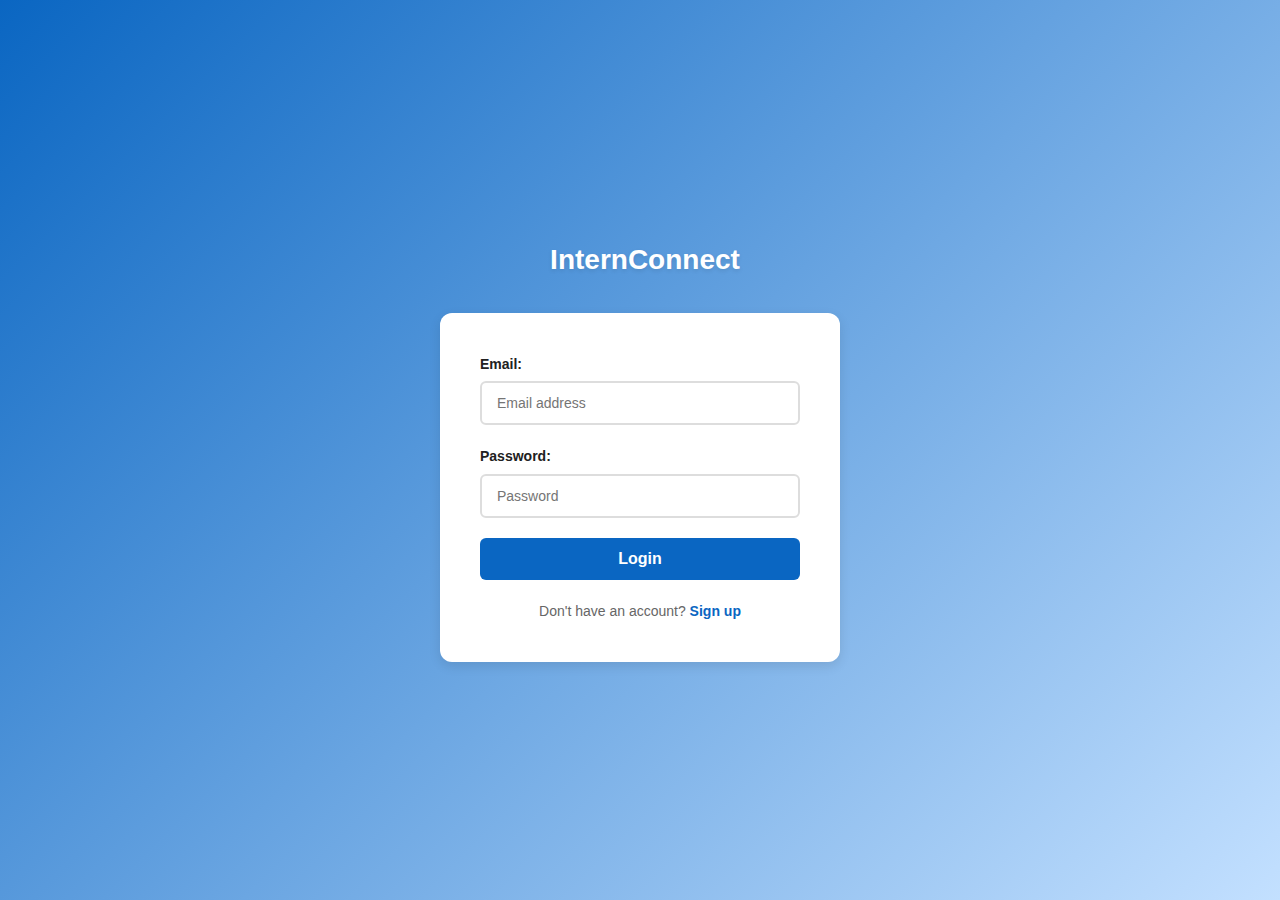
<file: index.html>
<!DOCTYPE html>
<html lang="en">
<head>
  <meta charset="UTF-8" />
  <meta name="viewport" content="width=device-width, initial-scale=1.0"/>
  <title>Login - InternConnect</title>
  <link rel="stylesheet" href="styles.css" />
</head>
<body>
  <div class="login-container">
    <h2><i class="fas fa-handshake"></i> InternConnect</h2>
    <form action="/login" method="post" id="loginForm">
      <div class="form-group">
        <label for="email">Email:</label>
        <input type="email" id="email" placeholder="Email address" required>
      </div>
      <div class="form-group">
        <label for="password">Password:</label>
        <input type="password" id="password" placeholder="Password" required >
      </div>
      <button type="submit-btn">Login</button>
      <p>Don't have an account? <a href="signup.html">Sign up</a></p>
    </form>
  </div>
  <script src="script.js"></script>
</body>
</html>
</file>
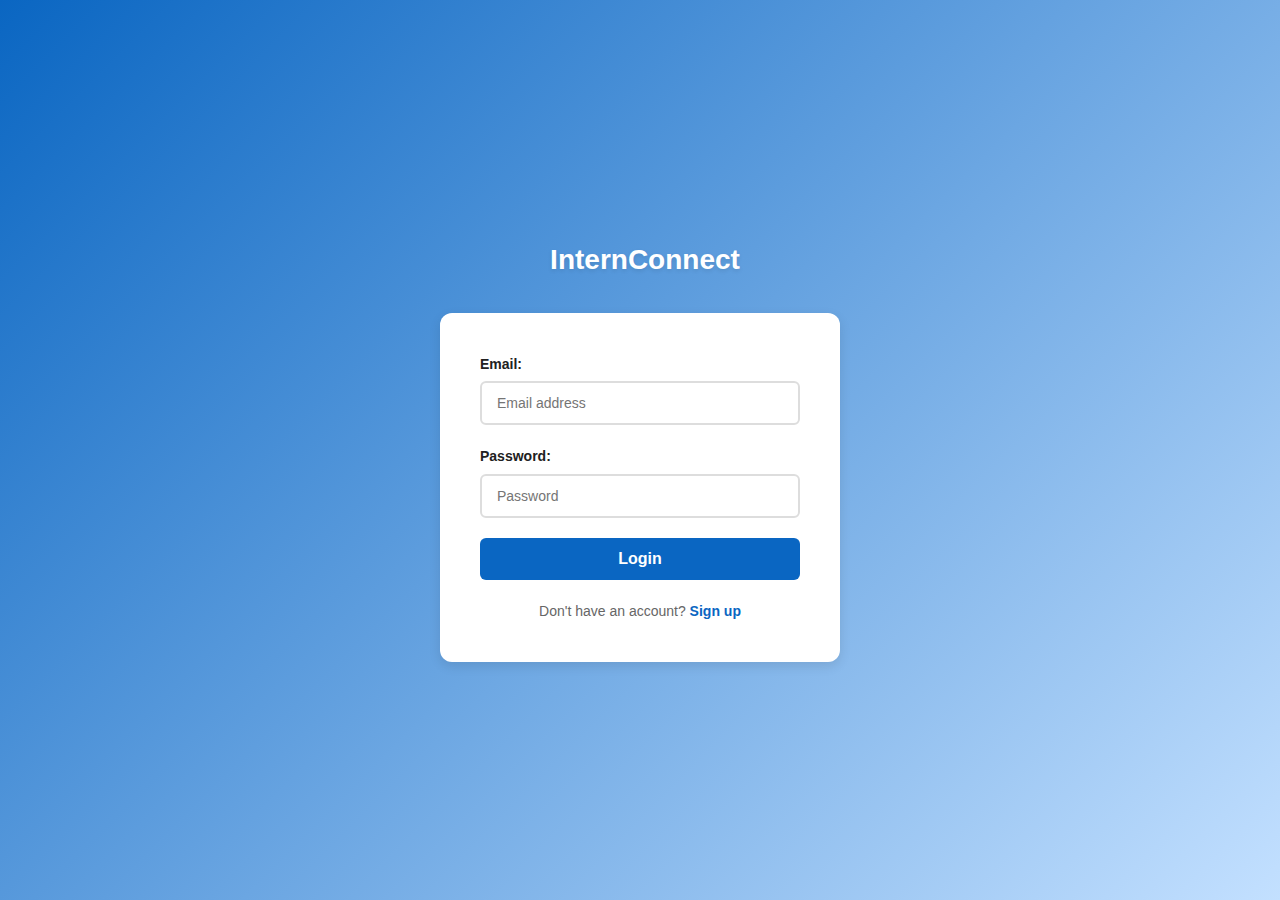
<file: login.html>
<!DOCTYPE html>
<html lang="en">
<head>
  <meta charset="UTF-8" />
  <meta name="viewport" content="width=device-width, initial-scale=1.0"/>
  <title>Login - InternConnect</title>
  <link rel="stylesheet" href="styles.css" />
</head>
<body>
  <div class="login-container">
    <h2><i class="fas fa-handshake"></i> InternConnect</h2>
    <form action="/login" method="post" id="loginForm">
      <div class="form-group">
        <label for="email">Email:</label>
        <input type="email" id="email" placeholder="Email address" required>
      </div>
      <div class="form-group">
        <label for="password">Password:</label>
        <input type="password" id="password" placeholder="Password" required >
      </div>
      <button type="submit-btn">Login</button>
      <p>Don't have an account? <a href="signup.html">Sign up</a></p>
    </form>
  </div>
  <script src="script.js"></script>
</body>
</html>
</file>
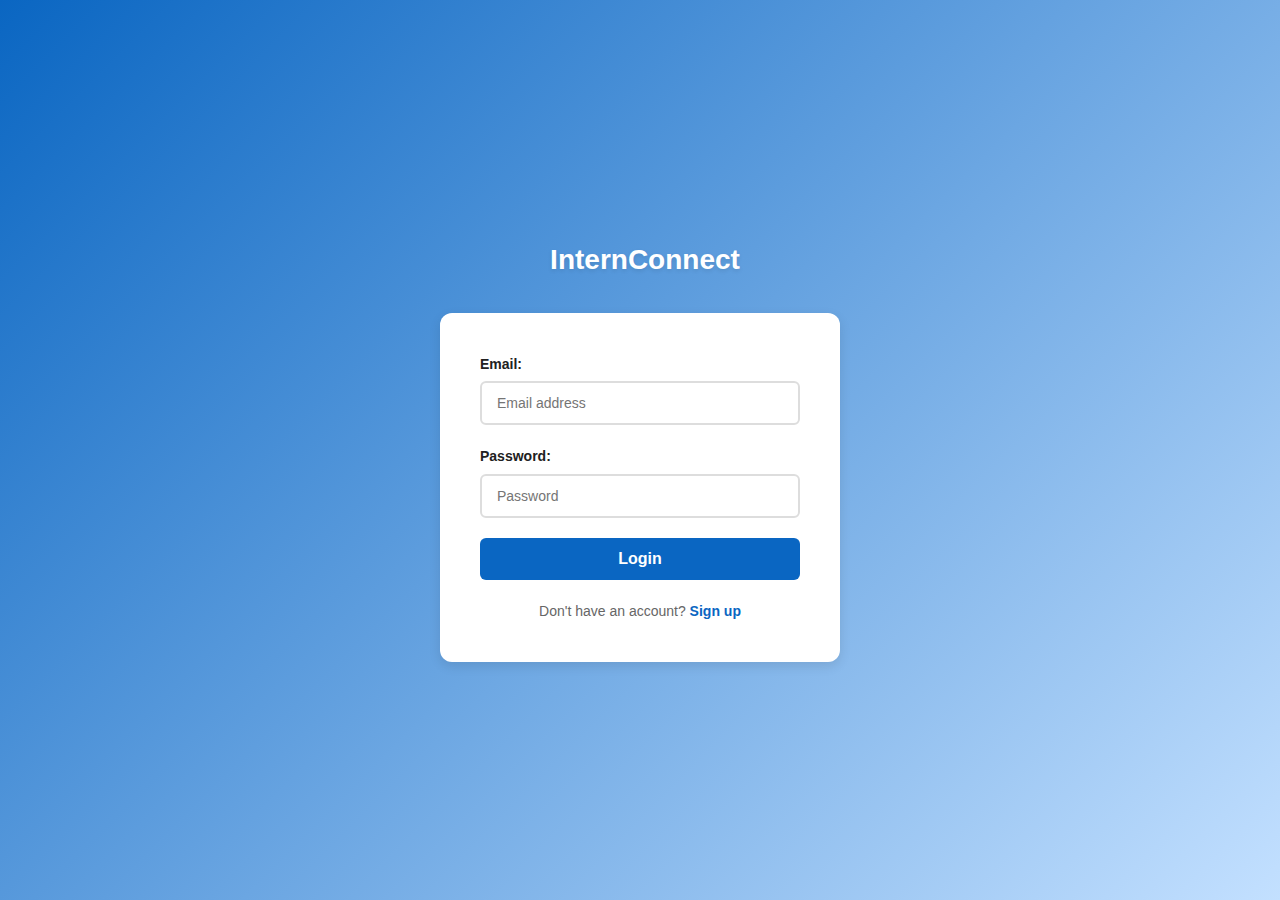
<file: signup.html>
<!DOCTYPE html>
<html lang="en">
<head>
  <meta charset="UTF-8">
  <meta name="viewport" content="width=device-width, initial-scale=1.0">
  <title>My Profile - InternConnect</title>
  <link rel="stylesheet" href="https://cdnjs.cloudflare.com/ajax/libs/font-awesome/6.0.0-beta3/css/all.min.css">
  <style>
    body {
      font-family: 'Segoe UI', Tahoma, Geneva, Verdana, sans-serif;
      background-color: #f5f7fa;
      margin: 0;
      padding: 0;
      color: #333;
    }
    
    .profile-container {
      max-width: 800px;
      margin: 0 auto;
      padding: 20px;
    }
    
    .profile-header {
      background-color: white;
      border-radius: 10px;
      box-shadow: 0 4px 12px rgba(0, 0, 0, 0.1);
      padding: 30px;
      text-align: center;
      margin-bottom: 20px;
    }
    
    .profile-pic {
      width: 120px;
      height: 120px;
      border-radius: 50%;
      background-color: #ddd;
      margin: 0 auto 20px;
      display: flex;
      align-items: center;
      justify-content: center;
      color: #7f8c8d;
      font-size: 40px;
    }
    
    .username {
      font-size: 24px;
      font-weight: bold;
      margin-bottom: 5px;
    }
    
    .email {
      color: #7f8c8d;
      margin-bottom: 20px;
    }
    
    .profile-details {
      background-color: white;
      border-radius: 10px;
      box-shadow: 0 4px 12px rgba(0, 0, 0, 0.1);
      padding: 20px;
    }
    
    .detail-item {
      margin-bottom: 15px;
      padding-bottom: 15px;
      border-bottom: 1px solid #eee;
    }
    
    .detail-item:last-child {
      border-bottom: none;
      margin-bottom: 0;
      padding-bottom: 0;
    }
    
    .detail-label {
      font-weight: 600;
      color: #2c3e50;
      margin-bottom: 5px;
    }
    
    .logout-btn {
      background-color: #e74c3c;
      color: white;
      border: none;
      padding: 10px 20px;
      border-radius: 5px;
      font-size: 16px;
      cursor: pointer;
      margin-top: 20px;
      transition: background-color 0.3s;
    }
    
    .logout-btn:hover {
      background-color: #c0392b;
    }
  </style>
</head>
<body>
  <div class="profile-container">
    <div class="profile-header">
      <div class="profile-pic">
        <i class="fas fa-user"></i>
      </div>
      <div class="username" id="profileUsername"></div>
      <div class="email" id="profileEmail"></div>
      <button class="logout-btn" id="logoutBtn">Log Out</button>
    </div>
    
    <div class="profile-details">
      <h3>Account Details</h3>
      <div class="detail-item">
        <div class="detail-label">Member Since</div>
        <div id="memberSince">Today</div>
      </div>
      <div class="detail-item">
        <div class="detail-label">Profile Status</div>
        <div>Basic Profile (add more info to complete your profile)</div>
      </div>
    </div>
  </div>

  <script>
    document.addEventListener('DOMContentLoaded', function() {
      // Get user data from localStorage
      const currentUser = JSON.parse(localStorage.getItem('currentUser'));
      
      if (!currentUser) {
        window.location.href = 'index.html';
        return;
      }
      
      // Display user info
      document.getElementById('profileUsername').textContent = currentUser.username;
      document.getElementById('profileEmail').textContent = currentUser.email;
      
      // Logout functionality
      document.getElementById('logoutBtn').addEventListener('click', function() {
        localStorage.removeItem('currentUser');
        window.location.href = 'index.html';
      });
    });
  </script>
</body>
</html>
</file>
<file: styles.css>
:root {
    --primary-color: #0a66c2;
    --primary-hover: #004182;
    --secondary-color: #eef3f8;
    --success-color: #057642;
    --warning-color: #e37400;
    --danger-color: #cc1016;
    --text-color: #212121;
    --text-light: #666;
    --text-muted: #999;
    --white: #fff;
    --light-gray: #f8f9fa;
    --border-color: #ddd;
    --border-radius: 12px;
    --border-radius-small: 6px;
    --border-radius-large: 20px;
    --box-shadow: 0 4px 12px rgba(0, 0, 0, 0.1);
    --box-shadow-hover: 0 8px 24px rgba(0, 0, 0, 0.12);
    --box-shadow-light: 0 2px 8px rgba(0, 0, 0, 0.08);
    --transition: 0.3s ease;
    --transition-fast: 0.15s ease;
    --max-width: 1400px;
    --font-family: 'Segoe UI', Tahoma, Geneva, Verdana, sans-serif;
}
* {
    margin: 0;
    padding: 0;
    box-sizing: border-box;
    text-decoration: none;
    font-family: var(--font-family);
}
body {
    background: linear-gradient(135deg, #f5f7fa 0%, #e4e8eb 100%);
    color: var(--text-color);
    min-height: 100vh;
    background-attachment: fixed;
    line-height: 1.6;
    font-size: 14px;
}

.navbar {
    display: flex;
    align-items: center;
    justify-content: space-between;
    background: var(--white);
    padding: 12px 5%;
    position: sticky;
    top: 0;
    z-index: 1000;
    box-shadow: var(--box-shadow);
    border-bottom: 1px solid var(--border-color);
    backdrop-filter: blur(10px);
}
.navbar-left {
    display: flex;
    align-items: center;
    gap: 20px;
    flex: 1;
}
.logo {
    font-size: 20px;
    font-weight: bold;
    color: var(--primary-color);
    display: flex;
    align-items: center;
    gap: 8px;
    transition: var(--transition);
}
.logo:hover {
    transform: scale(1.05);
}
.search-box {
    display: flex;
    align-items: center;
    background: var(--secondary-color);
    border-radius: var(--border-radius-large);
    padding: 10px 15px;
    gap: 10px;
    min-width: 300px;
    transition: var(--transition);
    border: 2px solid transparent;
}
.search-box:focus-within {
    background: var(--white);
    border-color: var(--primary-color);
    box-shadow: var(--box-shadow-light);
}
.search-box i {
    color: var(--text-light);
    font-size: 16px;
}
.search-box input {
    border: none;
    background: transparent;
    outline: none;
    font-size: 14px;
    width: 100%;
    color: var(--text-color);
}
.search-box input::placeholder {
    color: var(--text-muted);
}
.navbar-center {
    flex: 1;
    display: flex;
    justify-content: center;
}
.navbar-center ul {
    display: flex;
    gap: 30px;
    list-style: none;
}
.navbar-center ul li a {
    color: var(--text-light);
    font-size: 14px;
    display: flex;
    flex-direction: column;
    align-items: center;
    gap: 4px;
    padding: 8px 12px;
    border-radius: var(--border-radius-small);
    transition: var(--transition);
    position: relative;
}
.navbar-center ul li a:hover {
    color: var(--primary-color);
    background: var(--secondary-color);
}
.navbar-center ul li a.active {
    color: var(--primary-color);
}
.navbar-center ul li a.active::after {
    content: '';
    position: absolute;
    bottom: -12px;
    left: 50%;
    transform: translateX(-50%);
    width: 100%;
    height: 2px;
    background: var(--primary-color);
    border-radius: 2px;
}
.navbar-center ul li a i {
    font-size: 18px;
}
.navbar-center ul li a span {
    font-size: 12px;
    font-weight: 500;
}
.navbar-right {
    flex: 1;
    display: flex;
    justify-content: flex-end;
    position: relative;
}
.nav-profile-img {
    width: 36px;
    height: 36px;
    border-radius: 50%;
    cursor: pointer;
    transition: var(--transition);
    border: 2px solid transparent;
}
.nav-profile-img:hover {
    border-color: var(--primary-color);
    transform: scale(1.1);
}

.profile-menu-wrap {
    position: absolute;
    top: 60px;
    right: 0;
    background: var(--white);
    box-shadow: var(--box-shadow);
    border-radius: var(--border-radius);
    overflow: hidden;
    display: none;
    min-width: 280px;
    z-index: 1001;
    animation: slideDown 0.3s ease;
}
@keyframes slideDown {
    from {
        opacity: 0;
        transform: translateY(-10px);
    }
    to {
        opacity: 1;
        transform: translateY(0);
    }
}
.profile-menu {
    padding: 20px;
}
.user-info {
    display: flex;
    align-items: center;
    gap: 12px;
    margin-bottom: 15px;
    padding-bottom: 15px;
    border-bottom: 1px solid var(--border-color);
}
.user-info img {
    width: 50px;
    height: 50px;
    border-radius: 50%;
    border: 2px solid var(--border-color);
}
.user-info div h3 {
    margin-bottom: 4px;
    font-size: 16px;
    color: var(--text-color);
}
.user-info div a {
    font-size: 13px;
    color: var(--primary-color);
    transition: var(--transition);
}
.user-info div a:hover {
    text-decoration: underline;
}
.profile-menu-link {
    display: flex;
    align-items: center;
    gap: 12px;
    padding: 12px 0;
    color: var(--text-light);
    font-size: 14px;
    transition: var(--transition);
    border-radius: var(--border-radius-small);
}
.profile-menu-link:hover {
    color: var(--primary-color);
    background: var(--secondary-color);
    padding-left: 8px;
}
.profile-menu-link i {
    width: 20px;
    font-size: 16px;
}
.profile-menu-link p {
    flex: 1;
}
.profile-menu-link span {
    color: var(--text-muted);
}

.container {
    display: flex;
    gap: 20px;
    padding: 20px 5%;
    max-width: var(--max-width);
    margin: 0 auto;
}
.left-sidebar, .right-sidebar {
    flex: 1;
    max-width: 280px;
    position: sticky;
    top: 100px;
    height: calc(100vh - 120px);
    overflow-y: auto;
    scrollbar-width: thin;
    scrollbar-color: var(--border-color) transparent;
}
.left-sidebar::-webkit-scrollbar, .right-sidebar::-webkit-scrollbar {
    width: 6px;
}
.left-sidebar::-webkit-scrollbar-track, .right-sidebar::-webkit-scrollbar-track {
    background: transparent;
}
.left-sidebar::-webkit-scrollbar-thumb, .right-sidebar::-webkit-scrollbar-thumb {
    background: var(--border-color);
    border-radius: 3px;
}
.main-content {
    flex: 2;
    min-width: 0;
}

.sidebar-profile-box, .sidebar-activity, .create-post, .post, .sidebar-news, .sidebar-featured, .sidebar-skills {
    background: var(--white);
    border-radius: var(--border-radius);
    padding: 20px;
    margin-bottom: 20px;
    box-shadow: var(--box-shadow);
    border: 1px solid rgba(0, 0, 0, 0.05);
    transition: var(--transition);
    position: relative;
}
.sidebar-profile-box:hover, .sidebar-activity:hover, .create-post:hover, .post:hover, .sidebar-news:hover, .sidebar-featured:hover, .sidebar-skills:hover {
    transform: translateY(-2px);
    box-shadow: var(--box-shadow-hover);
}

.sidebar-profile-box {
    position: relative;
    overflow: hidden;
}
.sidebar-profile-box::before {
    content: '';
    position: absolute;
    top: 0;
    left: 0;
    height: 80px;
    width: 100%;
    background: linear-gradient(135deg, var(--primary-color), #5cabff);
    z-index: 0;
}
.sidebar-profile-box img {
    width: 100px;
    height: 100px;
    margin: 20px auto 15px;
    border-radius: 50%;
    border: 4px solid var(--white);
    display: block;
    position: relative;
    z-index: 1;
    box-shadow: var(--box-shadow-light);
}
.sidebar-profile-info {
    text-align: center;
    position: relative;
    z-index: 1;
}
.sidebar-profile-info h1 {
    font-size: 18px;
    color: var(--text-color);
    margin-bottom: 5px;
    font-weight: 600;
}
.sidebar-profile-info h3 {
    font-size: 14px;
    color: var(--text-light);
    margin-bottom: 5px;
    font-weight: 500;
}
.sidebar-profile-info p {
    font-size: 13px;
    color: var(--text-muted);
    line-height: 1.4;
}
.sidebar-profile-stats {
    display: flex;
    justify-content: space-between;
    margin-top: 20px;
    padding-top: 15px;
    border-top: 1px solid var(--border-color);
    font-size: 13px;
}
.sidebar-profile-stats > div {
    text-align: center;
    flex: 1;
}
.sidebar-profile-stats p {
    color: var(--text-light);
    margin-bottom: 4px;
}
.sidebar-profile-stats h4 {
    color: var(--primary-color);
    font-size: 16px;
    font-weight: 600;
}
.sidebar-profile-stats span {
    color: var(--text-muted);
    font-size: 12px;
    cursor: pointer;
    transition: var(--transition);
}
.sidebar-profile-stats span:hover {
    color: var(--primary-color);
}

.sidebar-activity h3, .sidebar-news h3, .sidebar-featured h3, .sidebar-skills h3 {
    font-size: 16px;
    margin-bottom: 15px;
    position: relative;
    color: var(--text-color);
    font-weight: 600;
}
.sidebar-activity h3::after, .sidebar-news h3::after, .sidebar-featured h3::after, .sidebar-skills h3::after {
    content: '';
    position: absolute;
    bottom: -6px;
    left: 0;
    width: 40px;
    height: 3px;
    background: linear-gradient(90deg, var(--primary-color), #5cabff);
    border-radius: 2px;
}
.sidebar-activity a {
    display: flex;
    align-items: center;
    gap: 10px;
    padding: 8px 0;
    color: var(--text-light);
    font-size: 13px;
    transition: var(--transition);
    border-radius: var(--border-radius-small);
}
.sidebar-activity a:hover {
    color: var(--primary-color);
    padding-left: 5px;
}
.sidebar-activity a i {
    color: var(--primary-color);
    font-size: 14px;
    width: 16px;
}
.show-more {
    color: var(--text-muted);
    font-size: 13px;
    cursor: pointer;
    transition: var(--transition);
    display: flex;
    align-items: center;
    gap: 5px;
    margin-top: 10px;
}
.show-more:hover {
    color: var(--primary-color);
}
.create-post-input {
    display: flex;
    align-items: flex-start;
    gap: 12px;
    margin-bottom: 15px;
}
.create-post-input img {
    width: 48px;
    height: 48px;
    border-radius: 50%;
    border: 2px solid var(--border-color);
}
.create-post-input textarea {
    flex: 1;
    border: 1px solid var(--border-color);
    border-radius: var(--border-radius);
    padding: 12px 15px;
    font-size: 14px;
    resize: vertical;
    min-height: 60px;
    font-family: var(--font-family);
    transition: var(--transition);
}
.create-post-input textarea:focus {
    outline: none;
    border-color: var(--primary-color);
    box-shadow: var(--box-shadow-light);
}
.create-post-input textarea::placeholder {
    color: var(--text-muted);
}
.create-post-links {
    display: flex;
    gap: 20px;
    list-style: none;
    margin-bottom: 15px;
    padding: 10px 0;
    border-top: 1px solid var(--border-color);
}
.create-post-links li {
    display: flex;
    align-items: center;
    gap: 6px;
    color: var(--text-light);
    font-size: 13px;
    cursor: pointer;
    padding: 6px 10px;
    border-radius: var(--border-radius-small);
    transition: var(--transition);
}
.create-post-links li:hover {
    color: var(--primary-color);
    background: var(--secondary-color);
}
.create-post-links li i {
    font-size: 16px;
}

.post {
    position: relative;
}
.post-author {
    display: flex;
    align-items: center;
    gap: 12px;
    margin-bottom: 12px;
}
.post-author img {
    width: 50px;
    height: 50px;
    border-radius: 50%;
    border: 2px solid var(--border-color);
    object-fit: cover;
}
.post-author div h1 {
    font-size: 16px;
    margin-bottom: 2px;
    font-weight: 600;
    color: var(--text-color);
}
.post-author div small {
    display: block;
    font-size: 12px;
    color: var(--text-light);
    line-height: 1.3;
}
.post p {
    font-size: 14px;
    color: var(--text-color);
    margin: 12px 0;
    line-height: 1.5;
}
.post-img {
    width: 100%;
    border-radius: var(--border-radius);
    margin: 15px 0;
    box-shadow: var(--box-shadow-light);
    transition: var(--transition);
}
.post-img:hover {
    transform: scale(1.02);
}
.post-stats {
    display: flex;
    justify-content: space-between;
    align-items: center;
    padding: 10px 0;
    border-bottom: 1px solid var(--border-color);
    font-size: 13px;
    color: var(--text-light);
}
.post-stats > div:first-child {
    display: flex;
    align-items: center;
    gap: 6px;
}
.post-stats i {
    color: var(--primary-color);
    background: var(--secondary-color);
    padding: 4px;
    border-radius: 50%;
    font-size: 10px;
}
.post-activity {
    display: flex;
    justify-content: space-around;
    align-items: center;
    padding: 8px 0;
    font-size: 13px;
    color: var(--text-light);
}
.post-activity > div {
    display: flex;
    align-items: center;
    gap: 6px;
    cursor: pointer;
    padding: 8px 12px;
    border-radius: var(--border-radius-small);
    transition: var(--transition);
    flex: 1;
    justify-content: center;
}
.post-activity > div:hover {
    background: var(--secondary-color);
    color: var(--primary-color);
}
.post-activity i {
    font-size: 16px;
}

.sort-by {
    margin: 15px 0;
    display: flex;
    align-items: center;
    gap: 15px;
}
.sort-by hr {
    flex: 1;
    border: none;
    height: 1px;
    background: var(--border-color);
}
.sort-by p {
    font-size: 13px;
    color: var(--text-light);
}
.sort-by span {
    color: var(--text-color);
    cursor: pointer;
    font-weight: 500;
}

.sidebar-news a {
    display: block;
    color: var(--text-color);
    font-size: 14px;
    margin-bottom: 8px;
    transition: var(--transition);
    line-height: 1.4;
}
.sidebar-news a:hover {
    color: var(--primary-color);
}
.sidebar-news span {
    display: block;
    font-size: 12px;
    color: var(--text-muted);
    margin-bottom: 15px;
}
.featured-item {
    display: flex;
    align-items: center;
    gap: 12px;
    padding: 12px;
    border-radius: var(--border-radius-small);
    transition: var(--transition);
    margin-bottom: 10px;
}
.featured-item:hover {
    background: var(--secondary-color);
}
.featured-item img {
    width: 45px;
    height: 45px;
    object-fit: contain;
    background: var(--white);
    padding: 6px;
    border-radius: var(--border-radius-small);
    border: 1px solid var(--border-color);
}
.featured-item div {
    flex: 1;
}
.featured-item h4 {
    font-size: 14px;
    margin-bottom: 4px;
    font-weight: 600;
    color: var(--text-color);
}
.featured-item p {
    font-size: 13px;
    color: var(--text-light);
    margin-bottom: 3px;
}
.featured-item span {
    font-size: 12px;
    color: var(--primary-color);
    font-weight: 600;
}
.skills-list {
    display: flex;
    flex-wrap: wrap;
    gap: 8px;
    margin-bottom: 15px;
}
.skills-list span {
    background: var(--secondary-color);
    color: var(--primary-color);
    padding: 6px 12px;
    border-radius: var(--border-radius-large);
    font-size: 12px;
    font-weight: 500;
    transition: var(--transition);
    cursor: pointer;
}
.skills-list span:hover {
    background: var(--primary-color);
    color: var(--white);
    transform: translateY(-1px);
}

.post-btn, .skills-btn {
    width: 100%;
    padding: 12px 20px;
    border-radius: var(--border-radius-large);
    border: none;
    font-weight: 600;
    font-size: 14px;
    cursor: pointer;
    transition: var(--transition);
    font-family: var(--font-family);
}
.post-btn {
    background: var(--primary-color);
    color: var(--white);
}
.post-btn:hover {
    background: var(--primary-hover);
    transform: translateY(-1px);
    box-shadow: var(--box-shadow-light);
}
.post-btn:active {
    transform: translateY(0);
}
.skills-btn {
    border: 2px solid var(--primary-color);
    background: transparent;
    color: var(--primary-color);
}
.skills-btn:hover {
    background: var(--primary-color);
    color: var(--white);
    transform: translateY(-1px);
}

.login-container {
    display: flex;
    flex-direction: column;
    align-items: center;
    justify-content: center;
    min-height: 100vh;
    padding: 20px;
    background: linear-gradient(135deg, var(--primary-color) 0%, #c3e0ff 100%);
}
.login-container h2 {
    color: var(--white);
    font-size: 28px;
    margin-bottom: 30px;
    display: flex;
    align-items: center;
    gap: 10px;
    text-shadow: 0 2px 4px rgba(0, 0, 0, 0.1);
}
.login-container form {
    background: var(--white);
    padding: 40px;
    border-radius: var(--border-radius);
    box-shadow: var(--box-shadow);
    width: 100%;
    max-width: 400px;
}
.form-group {
    margin-bottom: 20px;
}
.form-group label {
    display: block;
    margin-bottom: 6px;
    font-weight: 600;
    color: var(--text-color);
    font-size: 14px;
}
.form-group input {
    width: 100%;
    padding: 12px 15px;
    border: 2px solid var(--border-color);
    border-radius: var(--border-radius-small);
    font-size: 14px;
    transition: var(--transition);
    font-family: var(--font-family);
}
.form-group input:focus {
    outline: none;
    border-color: var(--primary-color);
    box-shadow: 0 0 0 3px rgba(10, 102, 194, 0.1);
}
.login-container button {
    width: 100%;
    padding: 12px;
    background: var(--primary-color);
    color: var(--white);
    border: none;
    border-radius: var(--border-radius-small);
    font-size: 16px;
    font-weight: 600;
    cursor: pointer;
    transition: var(--transition);
    margin-bottom: 20px;
}
.login-container button:hover {
    background: var(--primary-hover);
    transform: translateY(-1px);
}
.login-container p {
    text-align: center;
    color: var(--text-light);
    font-size: 14px;
}
.login-container p a {
    color: var(--primary-color);
    font-weight: 600;
    transition: var(--transition);
}
.login-container p a:hover {
    text-decoration: underline;
}

@media (max-width: 1200px) {
    .container {
        padding: 15px 3%;
    }
    .left-sidebar,
    .right-sidebar {
        max-width: 250px;
    }
}
@media (max-width: 1000px) {
    .navbar {
        padding: 10px 3%;
    }
    .search-box {
        min-width: 200px;
    }
    .navbar-center ul {
        gap: 20px;
    }
    .navbar-center ul li a span {
        display: none;
    }
}
@media (max-width: 900px) {
    .container {
        flex-direction: column;
        gap: 15px;
    }
    .left-sidebar, .right-sidebar, .main-content {
        max-width: 100%;
        position: static;
        height: auto;
    }
    .left-sidebar, .right-sidebar {
        order: 2;
    }
    .main-content {
        order: 1;
    }
}
@media (max-width: 768px) {
    .navbar {
        flex-wrap: wrap;
        gap: 10px;
    }
    .navbar-left {
        gap: 10px;
    }
    .search-box {
        min-width: 150px;
        padding: 8px 12px;
    }
    .navbar-center ul {
        gap: 15px;
    }
    .navbar-center ul li a {
        padding: 6px 8px;
    }
    .container {
        padding: 10px 3%;
    }
    .sidebar-profile-box, .sidebar-activity, .create-post, .post, .sidebar-news, .sidebar-featured, .sidebar-skills {
        padding: 15px;
    }
    .create-post-links {
        flex-wrap: wrap;
        gap: 10px;
    }
    .post-activity {
        flex-wrap: wrap;
        gap: 5px;
    }
    .post-activity > div {
        flex: auto;
        min-width: 80px;
    }
}
@media (max-width: 480px) {
    .navbar-left {
        flex-direction: column;
        align-items: flex-start;
        gap: 8px;
    }
    .search-box {
        width: 100%;
        min-width: auto;
    }
    .navbar-center {
        order: 3;
        width: 100%;
        margin-top: 10px;
    }
    .navbar-center ul {
        width: 100%;
        justify-content: space-around;
    }
    .login-container form {
        padding: 30px 20px;
    }
    .sidebar-profile-box img {
        width: 80px;
        height: 80px;
    }
    .create-post-input {
        flex-direction: column;
        gap: 10px;
    }
    .create-post-input img {
        align-self: flex-start;
        width: 40px;
        height: 40px;
    }
}
</file>
